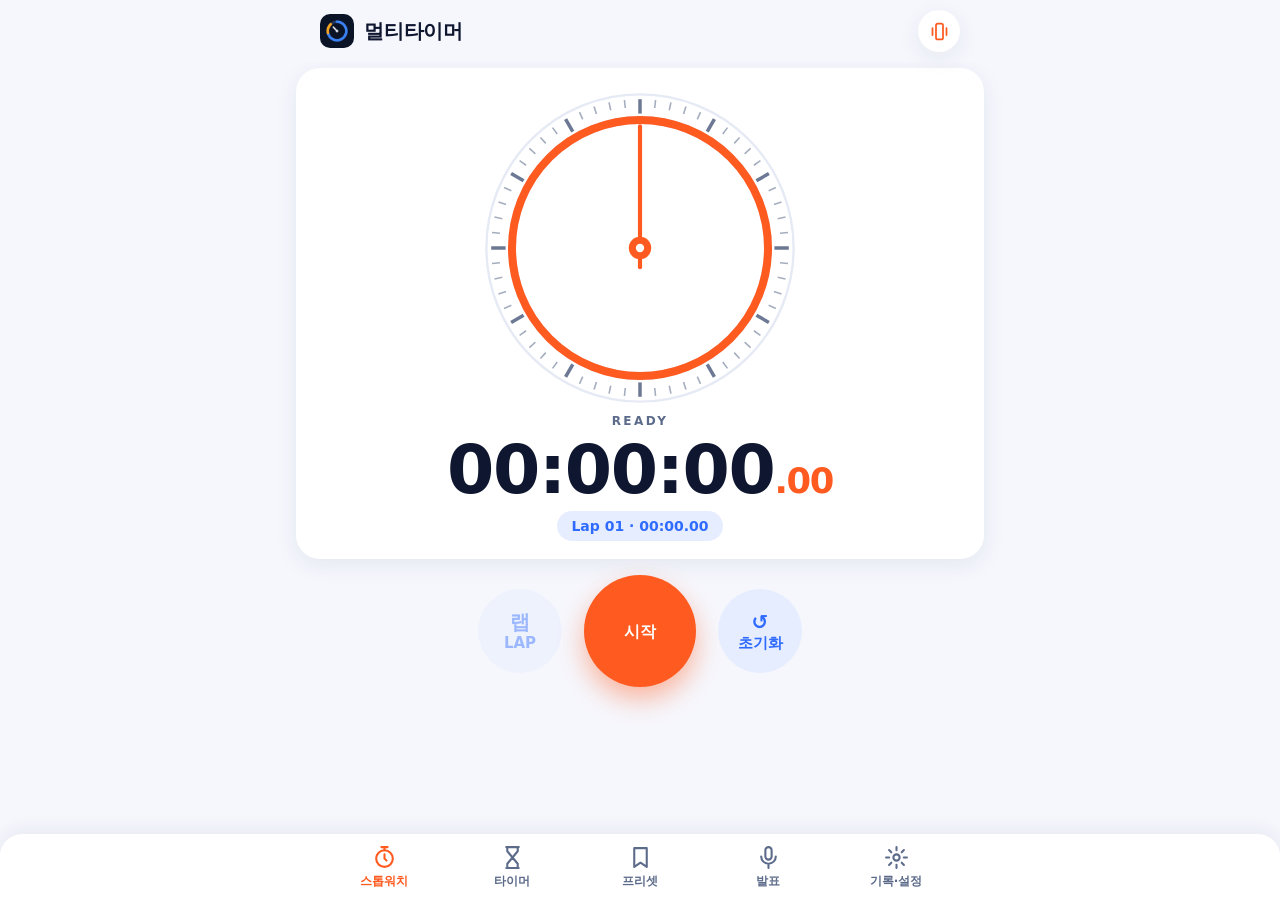
<file: index.html>
<!DOCTYPE html>
<html lang="ko">
<head>
<meta charset="UTF-8">
<meta name="viewport" content="width=device-width, initial-scale=1, viewport-fit=cover">
<title>멀티타이머</title>
<meta property="og:title" content="멀티타이머">
<meta property="og:description" content="스톱워치, 타이머, 반복 루틴, 여러 사람 발표 타이머를 한 앱에서.">
<meta property="og:image" content="https://jinjjabg-hub.github.io/multi-timer/og-image.png">
<meta property="og:url" content="https://jinjjabg-hub.github.io/multi-timer/">
<meta property="og:type" content="website">
<meta name="twitter:card" content="summary_large_image">
<meta name="twitter:image" content="https://jinjjabg-hub.github.io/multi-timer/og-image.png">
<link rel="manifest" href="manifest.json">
<link rel="icon" href="icon-192.png">
<link rel="apple-touch-icon" href="icon-192.png">
<meta name="theme-color" content="#f6f7fb">
<meta name="apple-mobile-web-app-capable" content="yes">
<meta name="apple-mobile-web-app-title" content="멀티타이머">
<style>
/* 밝은 카드 + 주황(실행/강조) · 블루(보조/휴식) · 틸(성공). 둥근 모서리와 부드러운 그림자 */
:root{
  --bg:#f6f7fd;--card:#fff;--ink:#0f1730;--sub:#5c6b8a;--line:#e6eaf5;--chip:#e6edff;
  --pri:#ff5a1f;--pri-d:#e8450c;--pri-ink:#fff;--pri-soft:#ffe8de;
  --blue:#2f6bff;--amber:#e08a00;--red:#d92d20;--teal:#0f9d8f;
  --t-orange:#ffe6da;--t-blue:#e1eaff;--t-green:#d9f7e8;--t-teal:#d3f5f1;--t-violet:#ebe4ff;--t-gray:#eceff7;
  --i-orange:#ff5a1f;--i-blue:#2f6bff;--i-green:#12915a;--i-teal:#0f8f86;--i-violet:#6b4fd8;--i-gray:#4a5a78;
  --shadow:0 6px 22px rgba(30,45,90,.08);--ring:var(--pri)
}
@media (prefers-color-scheme:dark){:root:not([data-theme="light"]){
  --bg:#0a0f1f;--card:#131b33;--ink:#eef2ff;--sub:#93a3c4;--line:#243052;--chip:#1c2748;
  --pri:#ff7a45;--pri-d:#ff6a30;--pri-ink:#1a0a02;--pri-soft:#3a2118;
  --blue:#6f95ff;--amber:#f5a524;--red:#ff6b5e;--teal:#4fd4c8;
  --t-orange:#3a2118;--t-blue:#1b2a52;--t-green:#12301f;--t-teal:#10302e;--t-violet:#2a2150;--t-gray:#1d2540;
  --i-orange:#ff8a5c;--i-blue:#7fa3ff;--i-green:#4fd39a;--i-teal:#4fd4c8;--i-violet:#a28cff;--i-gray:#9fb0d0;--shadow:none}}
*{box-sizing:border-box;margin:0;padding:0;-webkit-tap-highlight-color:transparent}
body{background:var(--bg);color:var(--ink);font-family:system-ui,-apple-system,"Noto Sans KR","Malgun Gothic",sans-serif;
  padding-bottom:calc(84px + env(safe-area-inset-bottom,0px));min-height:100dvh}
button{font:inherit;color:inherit;cursor:pointer;border:0;background:none}
input,select{font:inherit;color:var(--ink);background:var(--bg);border:1px solid var(--line);border-radius:12px;padding:11px;width:100%;font-size:16px}
svg.i{width:1em;height:1em;fill:none;stroke:currentColor;stroke-width:2;stroke-linecap:round;stroke-linejoin:round;vertical-align:-.12em}
svg.i.f{fill:currentColor;stroke:none}
.top{position:sticky;top:0;z-index:6;background:color-mix(in srgb,var(--bg) 92%,transparent);backdrop-filter:blur(8px);
  padding:calc(10px + env(safe-area-inset-top,0px)) 16px 10px}
.top .in{max-width:640px;margin:0 auto;display:flex;align-items:center;gap:10px}
.brand{display:flex;align-items:center;gap:10px;flex:1;font-size:20px;font-weight:800;letter-spacing:-.01em}
.brand img{width:34px;height:34px;border-radius:10px}
.iconbtn{width:42px;height:42px;border-radius:50%;background:var(--card);box-shadow:var(--shadow);display:grid;place-items:center;font-size:21px;color:var(--sub)}
.iconbtn.on{color:var(--pri)}
.wrap{max-width:640px;margin:0 auto;padding:6px 16px 24px;display:flex;flex-direction:column;gap:16px}
h1{font-size:22px}h2{font-size:18px;display:flex;align-items:center;gap:8px}
.eyebrow{font-size:11px;letter-spacing:.14em;color:var(--sub);font-weight:700}
.sub{color:var(--sub);font-size:14px}
.card{background:var(--card);border-radius:24px;padding:18px;box-shadow:var(--shadow)}
.pill{display:inline-block;font-size:12px;font-weight:700;border-radius:99px;padding:3px 10px;background:var(--chip);color:var(--blue)}
.pill.or{background:var(--pri-soft);color:var(--pri-d)}
.btn{background:var(--card);box-shadow:var(--shadow);border-radius:18px;padding:15px;font-weight:700;font-size:17px;text-align:center}
.btn.pri{background:var(--pri);color:var(--pri-ink);box-shadow:0 8px 20px color-mix(in srgb,var(--pri) 38%,transparent)}
.btn.soft{background:var(--chip);color:var(--blue);box-shadow:none}
.btn.warn{background:var(--pri);color:var(--pri-ink)}
.btn.danger{color:var(--red)}
.btn:disabled{opacity:.45}
.row{display:flex;gap:10px}.row>*{flex:1}
.chips{display:flex;gap:8px;overflow-x:auto;padding:2px 0 4px;scrollbar-width:none}
.chips::-webkit-scrollbar{display:none}
.chip{flex:none;background:var(--chip);color:var(--blue);border-radius:99px;padding:9px 16px;font-weight:700;font-size:14px}
.chip.on{background:var(--pri);color:var(--pri-ink)}

nav{position:fixed;left:0;right:0;bottom:0;background:var(--card);box-shadow:0 -4px 18px rgba(30,45,90,.07);display:flex;justify-content:center;
  padding-bottom:env(safe-area-inset-bottom,0px);z-index:5;border-radius:22px 22px 0 0}
nav .in{display:flex;width:100%;max-width:640px}
nav button{flex:1;display:flex;flex-direction:column;align-items:center;gap:3px;padding:11px 2px 10px;font-size:12px;color:var(--sub);font-weight:600}
nav button svg{font-size:25px}
nav button.on{color:var(--pri)}
#p-ps.wrap{padding-bottom:96px}
.page{display:none}.page.on{display:flex;flex-direction:column;gap:16px}

/* 스톱워치: 시계 + 디지털 */
.dial{display:flex;flex-direction:column;align-items:center;gap:6px;padding:20px 14px 18px}
.dial svg{width:min(76vw,52vh,320px);height:auto;overflow:visible}
.face{fill:var(--card);stroke:var(--line);stroke-width:1.5}
.tk{stroke:var(--sub);stroke-width:1;opacity:.55}.tk.m{stroke-width:2.2;opacity:.9}
.arc{fill:none;stroke:var(--pri);stroke-width:5;stroke-linecap:round;transform:rotate(-90deg);transform-origin:100px 100px}
.arcbg{fill:none;stroke:var(--chip);stroke-width:5}
.hand{stroke:var(--pri);stroke-width:2.6;stroke-linecap:round;transform-origin:100px 100px}
.cap{fill:var(--pri)}.cap2{fill:var(--card)}
.big{font-size:clamp(40px,12.5vw,68px);font-weight:800;text-align:center;font-variant-numeric:tabular-nums;letter-spacing:-.02em;line-height:1.05}
.big small{font-size:.52em;font-weight:800;color:var(--pri)}
.status{font-size:12px;letter-spacing:.2em;font-weight:700;color:var(--sub)}
.lapchip{background:var(--chip);color:var(--blue);border-radius:99px;padding:7px 14px;font-size:14px;font-weight:700;font-variant-numeric:tabular-nums}
.circ{display:flex;justify-content:center;align-items:center;gap:22px}
.cb{width:84px;height:84px;border-radius:50%;background:var(--chip);color:var(--blue);display:grid;place-items:center;font-weight:700;font-size:15px;line-height:1.2;text-align:center}
.cb b{display:block;font-size:20px}
.cb.go{width:112px;height:112px;background:var(--pri);color:var(--pri-ink);font-size:16px;box-shadow:0 12px 26px color-mix(in srgb,var(--pri) 42%,transparent)}
.cb.go.going{background:var(--amber)}
.cb:disabled{opacity:.45}
.laps{display:flex;flex-direction:column}
.lap{display:flex;align-items:center;gap:10px;padding:13px 4px;border-bottom:1px solid var(--line);font-variant-numeric:tabular-nums}
.lap:last-child{border:0}
.lap .n{font-size:12px;letter-spacing:.1em;font-weight:700;color:var(--sub);min-width:62px}
.lap .sp{flex:1;text-align:right}
.lap b{font-size:20px}
.badge{font-size:11px;font-weight:700;border-radius:99px;padding:2px 9px;margin-left:6px;letter-spacing:0}
.badge.best{background:var(--t-teal);color:var(--i-teal)}.badge.worst{background:var(--t-orange);color:var(--i-orange)}
.diff{font-size:13px;color:var(--sub)}.diff.up{color:var(--red)}
.stat2{display:grid;grid-template-columns:1fr 1fr;gap:12px}
.stat2 b{display:block;font-size:22px;font-variant-numeric:tabular-nums;margin-top:4px}
.stat2 .or{color:var(--pri-d)}

/* 타이머/프리셋 카드 */
.ringbig{position:relative;width:min(72vw,44vh,300px);aspect-ratio:1;margin:4px auto}
.ringbig svg{width:100%;height:100%;transform:rotate(-90deg)}
.ringbig circle{fill:none;stroke-width:12;stroke-linecap:round}
.ringbig .bg{stroke:var(--chip)}.ringbig .fg{stroke:var(--pri)}
.ringbig .mid{position:absolute;inset:11%;border-radius:50%;background:var(--card);box-shadow:var(--shadow);display:flex;flex-direction:column;align-items:center;justify-content:center;gap:4px}
.alarm{display:flex;align-items:center;gap:12px;background:var(--chip);border-radius:20px;padding:14px 16px;text-align:left}
.alarm .tile{width:44px;height:44px;font-size:22px;background:var(--card);color:var(--blue)}
.pcard{display:flex;gap:14px;align-items:center}
.tile{flex:none;width:54px;height:54px;border-radius:16px;display:grid;place-items:center;font-size:27px}
.tone-orange{background:var(--t-orange);color:var(--i-orange)}.tone-blue{background:var(--t-blue);color:var(--i-blue)}
.tone-green{background:var(--t-green);color:var(--i-green)}.tone-teal{background:var(--t-teal);color:var(--i-teal)}
.tone-violet{background:var(--t-violet);color:var(--i-violet)}.tone-gray{background:var(--t-gray);color:var(--i-gray)}
.pbody{flex:1;min-width:0;display:flex;flex-direction:column;gap:3px}
.pbody b{font-size:17px}
.meta{display:flex;gap:12px;flex-wrap:wrap;align-items:center;font-size:13px;color:var(--sub)}
.play{flex:none;width:48px;height:48px;border-radius:50%;background:var(--pri);color:var(--pri-ink);display:grid;place-items:center;font-size:22px;box-shadow:0 6px 16px color-mix(in srgb,var(--pri) 36%,transparent)}
.play.soft{background:var(--chip);color:var(--blue);box-shadow:none}
.edit{font-size:13px;color:var(--blue);padding:2px 6px;font-weight:600}
.hero{background:linear-gradient(135deg,var(--t-orange),var(--t-blue));display:flex;flex-direction:column;gap:10px}
.hero b{font-size:21px}
.hero .go{display:flex;justify-content:space-between;align-items:center;gap:10px}
.fab{position:fixed;left:50%;transform:translateX(-50%);bottom:calc(98px + env(safe-area-inset-bottom,0px));z-index:4;background:var(--ink);color:var(--bg);border-radius:99px;padding:15px 24px;font-weight:700;font-size:16px;box-shadow:0 10px 26px rgba(10,20,50,.3);display:none;white-space:nowrap}
.fab.show{display:block}
.recent{display:flex;align-items:center;gap:12px;padding:14px}

/* 기록 */
.wbars{display:flex;gap:9px;align-items:flex-end;height:150px;margin-top:12px}
.wbars .c{flex:1;display:flex;flex-direction:column;align-items:center;justify-content:flex-end;gap:6px;height:100%;font-size:12px;color:var(--sub)}
.wbars .b{width:100%;border-radius:99px;background:var(--t-orange);min-height:6px}
.wbars .b.max{background:var(--pri)}.wbars .c.today{color:var(--ink);font-weight:800}.wbars .c.today .b{background:var(--blue)}
.up-t{color:var(--i-green)}.dn-t{color:var(--red)}
.setrow{display:flex;align-items:center;gap:12px;padding:10px 0}
.setrow .tile{width:42px;height:42px;font-size:21px;border-radius:50%}
.setrow .tx{flex:1}.setrow .tx b{display:block;font-size:16px}
.sw{width:54px;height:32px;border-radius:99px;background:var(--line);position:relative;flex:none}
.sw::after{content:"";position:absolute;top:3px;left:3px;width:26px;height:26px;border-radius:50%;background:#fff;box-shadow:0 1px 4px rgba(0,0,0,.25);transition:.15s}
.sw.on{background:var(--pri)}.sw.on::after{left:25px}
.bells{display:flex;gap:8px;flex-wrap:wrap;padding:2px 0 8px 54px}
.hist .lap b{font-size:16px}

/* 실행 화면 */
.run{position:fixed;inset:0;background:var(--bg);z-index:20;display:none;flex-direction:column;align-items:center;justify-content:center;gap:16px;padding:20px;
  padding-top:calc(20px + env(safe-area-inset-top,0px));padding-bottom:calc(20px + env(safe-area-inset-bottom,0px))}
.run.show{display:flex}
.run.rest{--ring:var(--blue)}
.run.end{background:var(--red);color:#fff}.run.end .sub{color:#fff}.run.end .ring .mid{background:rgba(255,255,255,.14);box-shadow:none}
.ring{position:relative;width:min(80vw,56vh,440px);aspect-ratio:1}
.ring svg{width:100%;height:100%;transform:rotate(-90deg)}
.ring circle{fill:none;stroke-width:9;stroke-linecap:round}
.ring .bg{stroke:var(--chip)}.ring .fg{stroke:var(--ring);transition:stroke-dashoffset .2s linear}
.run.end .ring .bg{stroke:rgba(255,255,255,.3)}.run.end .ring .fg{stroke:#fff}
.ring .mid{position:absolute;inset:7%;border-radius:50%;background:var(--card);box-shadow:var(--shadow);display:flex;flex-direction:column;align-items:center;justify-content:center;gap:6px}
.ring .mid .big{font-size:clamp(48px,15vw,100px)}
.run .row{width:min(92vw,520px)}
.addrow{display:flex;gap:8px;justify-content:center}

/* 모달 */
.modal{position:fixed;inset:0;background:rgba(10,15,30,.55);z-index:30;display:none;align-items:center;justify-content:center;padding:14px}
.modal.show{display:flex}
.sheet{background:var(--card);border-radius:26px;width:100%;max-width:460px;max-height:92dvh;overflow:auto;padding:20px;display:flex;flex-direction:column;gap:12px}
.sheet label{font-size:12px;color:var(--sub);display:block;margin-bottom:3px}
.g2{display:grid;grid-template-columns:1fr 1fr;gap:10px}
.line{display:flex;gap:8px}.line input{text-align:center;font-size:20px;letter-spacing:.15em}.line .btn{white-space:nowrap}
.err{color:var(--red);font-size:14px;min-height:1.2em}
a.btn{display:block;text-decoration:none;color:inherit}
@media (min-width:900px){.wrap{max-width:720px}}
</style>
</head>
<body>
<header class="top"><div class="in">
  <div class="brand"><img src="icon-192.png" alt="">멀티타이머</div>
  <button class="iconbtn" id="hdrVib" aria-label="진동 켜기/끄기"><svg class="i" viewBox="0 0 24 24"><rect x="8" y="3" width="8" height="18" rx="2"/><path d="M4 8v8M20 8v8"/></svg></button>
</div></header>

<!-- 1. 스톱워치 -->
<main class="wrap page on" id="p-sw">
  <div class="card dial">
    <svg viewBox="0 0 200 200" aria-hidden="true">
      <circle class="face" cx="100" cy="100" r="96"/>
      <g id="ticks"></g>
      <circle class="arcbg" cx="100" cy="100" r="80"/>
      <circle class="arc" id="swArc" cx="100" cy="100" r="80"/>
      <g class="hand" id="swHand"><line x1="100" y1="112" x2="100" y2="24"/></g>
      <circle class="cap" cx="100" cy="100" r="7"/><circle class="cap2" cx="100" cy="100" r="2.6"/>
    </svg>
    <div class="status" id="swStatus">READY</div>
    <div class="big" id="swTime">00:00:00<small>.00</small></div>
    <div class="lapchip" id="swChip">Lap 01 · 00:00.00</div>
  </div>
  <div class="circ"><button class="cb" id="swLap" disabled><span><b>랩</b>LAP</span></button><button class="cb go" id="swGo">시작</button><button class="cb" id="swReset"><span><b>↺</b>초기화</span></button></div>
  <div class="stat2" id="swStat" hidden></div>
  <div class="card" id="swLapsCard" hidden><div style="display:flex;justify-content:space-between;align-items:center;margin-bottom:4px"><h2>랩 기록 <span class="eyebrow">LAP TIMES</span></h2><span class="pill" id="swCount"></span></div><div class="laps" id="swLaps"></div></div>
</main>

<!-- 2. 타이머 -->
<main class="wrap page" id="p-tm">
  <div class="ringbig"><svg viewBox="0 0 120 120"><circle class="bg" cx="60" cy="60" r="54"/><circle class="fg" cx="60" cy="60" r="54" stroke-dasharray="339.3" stroke-dashoffset="0"/></svg>
    <div class="mid"><span class="eyebrow">TIMER</span><div class="big" id="tmTime" style="font-size:clamp(44px,13vw,72px)">05:00</div></div></div>
  <div class="chips" id="tmChips"></div>
  <div class="row"><button class="btn soft" data-a="-60">−1분</button><button class="btn soft" data-a="-10">−10초</button><button class="btn soft" data-a="10">+10초</button><button class="btn soft" data-a="60">+1분</button></div>
  <button class="alarm" id="tmAlarm"><div class="tile"><svg class="i" viewBox="0 0 24 24"><path d="M6 8a6 6 0 0 1 12 0c0 7 3 8 3 8H3s3-1 3-8M10 20a2 2 0 0 0 4 0"/></svg></div><div class="pbody"><b id="alText">알림음</b><span class="sub" id="alSub"></span></div></button>
  <button class="btn pri" id="tmGo" style="font-size:20px;padding:18px">시작</button>
  <h2 style="margin-top:4px">최근 타이머</h2>
  <div id="recent" style="display:flex;flex-direction:column;gap:12px"></div>
</main>

<!-- 3. 프리셋 -->
<main class="wrap page" id="p-ps">
  <div class="chips" id="cats"></div>
  <div class="card hero" id="hero"></div>
  <h2>저장된 루틴 <span class="pill" id="pcount"></span></h2>
  <div id="plist" style="display:flex;flex-direction:column;gap:14px"></div>
</main>
<button class="fab" id="newPs">＋ 새 프리셋 만들기</button>

<!-- 4. 발표 -->
<main class="wrap page" id="p-pt">
  <div><h1>발표 타이머</h1><p class="sub" style="margin-top:4px">여러 사람이 순서대로 발표할 때 쓰는 모드. 운영자는 폰에서 "다음 사람"만 누릅니다.</p></div>
  <div class="card" style="display:flex;flex-direction:column;gap:12px">
    <h2>혼자 쓰기</h2><a class="btn pri" href="solo.html">단독 발표 타이머 열기</a>
  </div>
  <div class="card" style="display:flex;flex-direction:column;gap:12px">
    <h2>운영자 (핸드폰)</h2>
    <button class="btn pri" id="newRoom">새 방 만들기</button>
    <div class="line"><input id="opCode" inputmode="numeric" maxlength="6" placeholder="기존 방 코드"><button class="btn soft" id="opJoin">입장</button></div>
  </div>
  <div class="card" style="display:flex;flex-direction:column;gap:12px">
    <h2>발표자 화면 (태블릿)</h2>
    <div class="line"><input id="dpCode" inputmode="numeric" maxlength="6" placeholder="방 코드"><button class="btn soft" id="dpJoin">입장</button></div>
  </div>
  <div class="card" style="display:flex;flex-direction:column;gap:12px">
    <h2>보조 화면 (PPT 옆 작은 창)</h2>
    <div class="line"><input id="miCode" inputmode="numeric" maxlength="6" placeholder="방 코드"><button class="btn soft" id="miJoin">입장</button></div>
  </div>
  <div class="err" id="ptErr"></div>
</main>

<!-- 5. 기록·설정 -->
<main class="wrap page" id="p-st">
  <div class="card" id="week"></div>
  <div class="card"><h2>최근 측정 내역</h2><div class="laps hist" id="hist" style="margin-top:8px"></div>
    <button class="btn danger" id="histClear" style="margin-top:10px;width:100%" hidden>기록 지우기</button></div>
  <h2 style="margin-top:4px">환경 설정</h2>
  <div class="card">
    <div class="setrow"><div class="tile tone-blue"><svg class="i" viewBox="0 0 24 24"><path d="M4 9v6h4l5 4V5L8 9zM17 9a4 4 0 0 1 0 6"/></svg></div><div class="tx"><b>알림 사운드</b><span class="sub">타이머 완료 시 소리</span></div><button class="sw" id="swSound" aria-label="소리"></button></div>
    <div class="bells" id="bells"></div>
    <div class="setrow"><div class="tile tone-violet"><svg class="i" viewBox="0 0 24 24"><rect x="8" y="3" width="8" height="18" rx="2"/><path d="M4 8v8M20 8v8"/></svg></div><div class="tx"><b>진동</b><span class="sub">완료·구간 전환 시 진동</span></div><button class="sw" id="swVib" aria-label="진동"></button></div>
    <div class="setrow"><div class="tile tone-orange"><svg class="i" viewBox="0 0 24 24"><circle cx="12" cy="12" r="9"/><path d="M12 7v5l3 2"/></svg></div><div class="tx"><b>카운트다운 3초 시작</b><span class="sub">시작 후 3, 2, 1 예비 신호</span></div><button class="sw" id="swCd" aria-label="카운트다운"></button></div>
  </div>
  <p class="sub" style="text-align:center;padding:4px 0 8px"><a href="privacy.html" style="color:inherit">개인정보처리방침</a></p>
</main>

<nav><div class="in" id="nav"></div></nav>

<!-- 실행 화면 -->
<div class="run" id="run">
  <div class="sub" id="rName"></div>
  <div class="ring"><svg viewBox="0 0 120 120"><circle class="bg" cx="60" cy="60" r="54"/><circle class="fg" id="rFg" cx="60" cy="60" r="54"/></svg>
    <div class="mid"><div class="pill or" id="rLabel"></div><div class="big" id="rTime">00:00</div><div class="sub" id="rSet"></div></div></div>
  <div class="sub" id="rNext"></div>
  <div class="sub" id="rEnd"></div>
  <div class="addrow" id="rAdd"><button class="chip" data-add="60">+1분</button><button class="chip" data-add="300">+5분</button><button class="chip" data-add="600">+10분</button></div>
  <div class="row"><button class="btn soft" id="rStop">종료</button><button class="btn" id="rSkip">건너뛰기</button><button class="btn warn" id="rPause">일시정지</button></div>
</div>

<!-- 프리셋 편집 -->
<div class="modal" id="modal"><div class="sheet">
  <h2 id="mTitle">새 프리셋</h2>
  <div><label>이름</label><input id="fName" maxlength="20" placeholder="예: 스피치 연습"></div>
  <div><label>분류</label><select id="fCat"><option>발표</option><option>운동</option><option>공부</option><option>생활</option></select></div>
  <div class="g2"><div><label>집중 시간 (분)</label><input id="fWm" type="number" inputmode="numeric" min="0" value="25"></div><div><label>집중 시간 (초)</label><input id="fWs" type="number" inputmode="numeric" min="0" max="59" value="0"></div>
    <div><label>휴식 시간 (분)</label><input id="fRm" type="number" inputmode="numeric" min="0" value="5"></div><div><label>휴식 시간 (초)</label><input id="fRs" type="number" inputmode="numeric" min="0" max="59" value="0"></div></div>
  <div><label>세트 수</label><input id="fSets" type="number" inputmode="numeric" min="1" max="99" value="4"></div>
  <div class="err" id="fErr"></div>
  <div class="row"><button class="btn soft" id="fCancel">취소</button><button class="btn danger" id="fDel" hidden>삭제</button><button class="btn pri" id="fSave">저장</button></div>
</div></div>

<script type="module">
import { unlock, beep, playBell, ring, stopRing, vib, wakeLock, esc } from './audio.js';
const $ = id => document.getElementById(id);
const KEY = 'multitimer.app.v1';
let S = { sound: true, vib: true, cd: true, bell: 0, tmSec: 300, presets: [], hist: [], recent: [] };
try { Object.assign(S, JSON.parse(localStorage.getItem(KEY)) || {}); } catch (e) {}
const save = () => { try { localStorage.setItem(KEY, JSON.stringify(S)); } catch (e) {} };

/* ---------- 아이콘 ---------- */
const P = {
  stopwatch: '<circle cx="12" cy="13" r="8"/><path d="M12 9v4l2 2M9 2h6M12 2v3"/>',
  timer: '<path d="M6 2h12M6 22h12M7 2v4l5 6-5 6v4M17 2v4l-5 6 5 6v4"/>',
  preset: '<path d="M6 3h12v18l-6-4-6 4z"/>',
  mic: '<rect x="9" y="2" width="6" height="12" rx="3"/><path d="M5 11a7 7 0 0 0 14 0M12 18v4"/>',
  gear: '<circle cx="12" cy="12" r="3"/><path d="M12 2v3M12 19v3M2 12h3M19 12h3M4.9 4.9L7 7M17 17l2.1 2.1M19.1 4.9L17 7M7 17l-2.1 2.1"/>',
  clock: '<circle cx="12" cy="13" r="8"/><path d="M12 9v4l2 2M9 2h6"/>',
  flame: '<path d="M12 22c4 0 7-3 7-7 0-3-2-5-3-7-1 2-2 3-3 3 0-3-1-6-4-8 0 4-4 6-4 12 0 4 3 7 7 7z"/>',
  bowl: '<path d="M3 11h18a9 9 0 0 1-18 0zM8 7c0-2 2-2 2-4M13 7c0-2 2-2 2-4"/>',
  wind: '<path d="M3 8h11a3 3 0 1 0-3-3M3 12h16a3 3 0 1 1-3 3M3 16h8"/>',
  moon: '<path d="M20 14A8 8 0 1 1 10 4a6 6 0 0 0 10 10z"/>',
  book: '<path d="M4 4h7a3 3 0 0 1 3 3v14a2 2 0 0 0-2-2H4zM20 4h-6M20 4v15h-6"/>',
  play: '<path d="M8 5v14l11-7z"/>',
  bell: '<path d="M6 8a6 6 0 0 1 12 0c0 7 3 8 3 8H3s3-1 3-8M10 20a2 2 0 0 0 4 0"/>',
  vib: '<rect x="8" y="3" width="8" height="18" rx="2"/><path d="M4 8v8M20 8v8"/>',
  sound: '<path d="M4 9v6h4l5 4V5L8 9zM17 9a4 4 0 0 1 0 6"/>',
  cd: '<circle cx="12" cy="12" r="9"/><path d="M12 7v5l3 2"/>'
};
const ico = (n, fill) => `<svg class="i ${fill ? 'f' : ''}" viewBox="0 0 24 24">${P[n]}</svg>`;

/* ---------- 탭 ---------- */
const TABS = [['sw', '스톱워치', 'stopwatch'], ['tm', '타이머', 'timer'], ['ps', '프리셋', 'preset'], ['pt', '발표', 'mic'], ['st', '기록·설정', 'gear']];
$('nav').innerHTML = TABS.map(([k, l, i]) => `<button data-k="${k}">${ico(i)}<span>${l}</span></button>`).join('');
function tab(k) {
  document.querySelectorAll('.page').forEach(p => p.classList.toggle('on', p.id === 'p-' + k));
  document.querySelectorAll('nav button').forEach(b => b.classList.toggle('on', b.dataset.k === k));
  if (k === 'st') renderHist();
  $('newPs').classList.toggle('show', k === 'ps');
  window.scrollTo(0, 0);
}
$('nav').onclick = e => { const b = e.target.closest('button'); if (b) tab(b.dataset.k); };
tab(new URLSearchParams(location.search).get('tab') || 'sw');

const pad = n => String(n).padStart(2, '0');
const mmss = s => { s = Math.max(0, Math.ceil(s)); const h = Math.floor(s / 3600); return (h ? h + ':' + pad(Math.floor(s % 3600 / 60)) : pad(Math.floor(s / 60))) + ':' + pad(s % 60); };
const dur = s => { const m = Math.floor(s / 60), r = s % 60; return (m ? m + '분' : '') + (m && r ? ' ' : '') + (r ? r + '초' : '') || '0초'; };

/* ---------- 소리/진동 (설정 반영) ---------- */
const bp = (d, f) => S.sound && beep(d, f);
const doRing = () => { if (S.sound) ring(S.bell); if (S.vib) vib(); };

/* ---------- 1. 스톱워치 ---------- */
let sw = { run: false, base: 0, acc: 0, laps: [], lastLap: 0 }, swRaf = 0;
const swNow = () => sw.acc + (sw.run ? performance.now() - sw.base : 0);
const fmtSw = ms => { const t = Math.floor(ms / 10), c = t % 100, s = Math.floor(t / 100); return `${mmss(s).replace(/^(\d+:\d+).*/, '$1')}`.replace(/^/, '') + '.' + pad(c); };
const plain = ms => { const t = Math.floor(ms / 10); return pad(Math.floor(t / 6000)) + ':' + pad(Math.floor(t / 100) % 60) + '.' + pad(t % 100); };
function swFmtParts(ms) { const t = Math.floor(ms / 10), s = Math.floor(t / 100); return pad(Math.floor(s / 3600)) + ':' + pad(Math.floor(s / 60) % 60) + ':' + pad(s % 60) + '<small>.' + pad(t % 100) + '</small>'; }
const ARC = 2 * Math.PI * 80; $('swArc').style.strokeDasharray = ARC;
$('ticks').innerHTML = [...Array(60)].map((_, i) => { const m = i % 5 === 0, a = i * 6 * Math.PI / 180, r1 = m ? 84 : 88, r2 = 93; return `<line class="tk ${m ? 'm' : ''}" x1="${100 + r1 * Math.sin(a)}" y1="${100 - r1 * Math.cos(a)}" x2="${100 + r2 * Math.sin(a)}" y2="${100 - r2 * Math.cos(a)}"/>`; }).join('');
function swPaint() {
  const ms = swNow(), secFrac = (ms % 60000) / 60000;
  $('swTime').innerHTML = swFmtParts(ms);
  $('swHand').style.transform = `rotate(${secFrac * 360}deg)`;
  $('swArc').style.strokeDashoffset = ARC * (1 - secFrac);
  $('swStatus').textContent = sw.run ? 'RUNNING' : ms > 0 ? 'PAUSED' : 'READY';
  $('swChip').textContent = `Lap ${pad(sw.laps.length + 1)} · ${plain(ms - sw.lastLap)}`;
  if (sw.run) swRaf = requestAnimationFrame(swPaint);
}
$('swGo').onclick = () => {
  if (sw.run) { sw.acc = swNow(); sw.run = false; cancelAnimationFrame(swRaf); wakeLock(false); }
  else { sw.base = performance.now(); sw.run = true; wakeLock(true); swPaint(); }
  $('swGo').textContent = sw.run ? '정지' : '계속'; $('swGo').className = 'cb go' + (sw.run ? ' going' : ''); $('swLap').disabled = !sw.run; swPaint();
};
$('swLap').onclick = () => { const n = swNow(); sw.laps.unshift({ lap: n - sw.lastLap, total: n }); sw.lastLap = n; renderLaps(); };
$('swReset').onclick = () => { sw = { run: false, base: 0, acc: 0, laps: [], lastLap: 0 }; cancelAnimationFrame(swRaf); wakeLock(false); $('swGo').textContent = '시작'; $('swGo').className = 'cb go'; $('swLap').disabled = true; renderLaps(); swPaint(); };
function renderLaps() {
  const L = sw.laps;
  $('swLapsCard').hidden = $('swStat').hidden = !L.length;
  if (!L.length) return;
  const min = Math.min(...L.map(l => l.lap)), max = Math.max(...L.map(l => l.lap)), avg = L.reduce((a, l) => a + l.lap, 0) / L.length;
  $('swCount').textContent = `총 ${L.length}랩`;
  $('swStat').innerHTML = `<div class="card"><span class="sub">평균 랩타임</span><b>${plain(avg)}</b></div><div class="card"><span class="sub">최고 랩</span><b class="or">${plain(min)}</b></div>`;
  $('swLaps').innerHTML = L.map((l, i) => {
    const prev = L[i + 1], d = prev ? l.lap - prev.lap : null;
    const badge = L.length > 1 && l.lap === min ? '<span class="badge best">최고 랩</span>' : L.length > 1 && l.lap === max ? '<span class="badge worst">최저 랩</span>' : '';
    const dd = d === null ? '' : `<span class="diff ${d > 0 ? 'up' : ''}">${d > 0 ? '+' : '−'}${(Math.abs(d) / 1000).toFixed(2)}s</span>`;
    return `<div class="lap"><span class="n">LAP ${pad(L.length - i)}</span>${badge}<span class="sp">${dd}</span><b>${plain(l.lap)}</b></div>`;
  }).join('');
}

/* ---------- 2. 타이머 ---------- */
const QUICK = [60, 180, 300, 600, 900, 1800];
function tmPaint() {
  $('tmTime').textContent = mmss(S.tmSec);
  renderRecent(); paintAlarm();
  $('tmChips').innerHTML = QUICK.map(q => `<button class="chip ${q === S.tmSec ? 'on' : ''}" data-s="${q}">${dur(q)}</button>`).join('');
}
$('tmChips').onclick = e => { const b = e.target.closest('[data-s]'); if (b) { S.tmSec = +b.dataset.s; save(); tmPaint(); } };
document.querySelectorAll('#p-tm [data-a]').forEach(b => b.onclick = () => { S.tmSec = Math.min(86399, Math.max(5, S.tmSec + +b.dataset.a)); save(); tmPaint(); });
$('tmGo').onclick = () => startTimer(S.tmSec);
function startTimer(sec) { S.tmSec = sec; openRun('타이머 ' + dur(sec), [{ label: '타이머', sec, cycle: 0 }], 1, { k: 'tm' + sec, t: 'tm', sec, name: '타이머 ' + dur(sec) }); tmPaint(); }
const BELLN = ['차임', '징', '디지털', '부저'];
function paintAlarm() { $('alText').textContent = '알림음: ' + BELLN[S.bell]; $('alSub').textContent = (S.sound ? '소리 켜짐' : '소리 꺼짐') + ' · ' + (S.vib ? '진동 켜짐' : '진동 꺼짐'); }
$('tmAlarm').onclick = () => tab('st');
function renderRecent() {
  $('recent').innerHTML = S.recent.length ? S.recent.map((r, i) => `<div class="card recent"><div class="tile tone-gray">${ico('clock')}</div><div class="pbody"><b>${esc(r.name)}</b><span class="sub">${dur(r.total)}</span></div><button class="play soft" data-r="${i}" aria-label="다시 시작">${ico('play', 1)}</button></div>`).join('') : '<p class="sub">시작한 타이머가 여기에 모입니다.</p>';
}
$('recent').onclick = e => {
  const b = e.target.closest('[data-r]'); if (!b) return;
  const r = S.recent[+b.dataset.r];
  if (r.t === 'tm') startTimer(r.sec);
  else { const p = allPresets().find(x => x.id === r.id); if (p) openRun(p.name, phasesOf(p), p.sets, { k: 'ps' + p.id, t: 'ps', id: p.id, name: p.name }); }
};
tmPaint();

/* ---------- 3. 프리셋 ---------- */
const BUILTIN = [
  { id: 'pt3', name: '발표 3분', tag: '발표', cat: '발표', icon: 'mic', tone: 'blue', steps: [{ label: '발표', sec: 180 }], sets: 1, desc: '짧은 자기소개·피치' },
  { id: 'pt5', name: '발표 5분', cat: '발표', icon: 'mic', tone: 'blue', steps: [{ label: '발표', sec: 300 }], sets: 1, desc: '일반 발표' },
  { id: 'qa', name: '발표 8분 + 질의 2분', cat: '발표', icon: 'mic', tone: 'violet', steps: [{ label: '발표', sec: 480 }, { label: '질의응답', sec: 120 }], sets: 1, desc: '발표 후 질의응답' },
  { id: 'pomo', name: '뽀모도로 포커스', tag: '인기', cat: '공부', icon: 'book', tone: 'orange', steps: [{ label: '집중', sec: 1500 }, { label: '휴식', sec: 300, rest: 1 }], sets: 4, desc: '25분 집중 + 5분 휴식' },
  { id: 'tabata', name: '타바타 고강도 인터벌', tag: 'HIIT', cat: '운동', icon: 'flame', tone: 'blue', steps: [{ label: '운동', sec: 20 }, { label: '휴식', sec: 10, rest: 1 }], sets: 8, desc: '20초 운동 / 10초 휴식' },
  { id: 'ramen', name: '퍼펙트 라면 타이머', tag: '꿀팁', cat: '생활', icon: 'bowl', tone: 'green', steps: [{ label: '끓이기', sec: 210 }], sets: 1, desc: '끓는 물 투하 후 3분 30초' },
  { id: '478', name: '4-7-8 호흡 이완', tag: '마인드풀', cat: '생활', icon: 'wind', tone: 'teal', steps: [{ label: '들이쉬기', sec: 4 }, { label: '멈추기', sec: 7 }, { label: '내쉬기', sec: 8 }], sets: 4, desc: '4초 들숨 · 7초 멈춤 · 8초 날숨' },
  { id: 'nap', name: '파워 낮잠', tag: '리프레시', cat: '생활', icon: 'moon', tone: 'violet', steps: [{ label: '낮잠', sec: 1200 }], sets: 1, desc: '수면 관성 없는 20분 회복' }
];
let cat = '전체', editing = null;
const CATS = ['전체', '발표', '운동', '공부', '생활'];
const allPresets = () => [...S.presets.map(p => ({ ...p, mine: true })), ...BUILTIN];
function phasesOf(p) {
  const out = [];
  for (let c = 0; c < p.sets; c++) p.steps.forEach(s => out.push({ label: s.label, sec: s.sec, rest: !!s.rest, cycle: c }));
  if (out.length && out[out.length - 1].rest) out.pop();
  return out;
}
function renderPresets() {
  $('cats').innerHTML = CATS.map(c => `<button class="chip ${c === cat ? 'on' : ''}" data-c="${c}">${c}</button>`).join('');
  const list = allPresets().filter(p => cat === '전체' || p.cat === cat);
  $('pcount').textContent = list.length;
  const rec = BUILTIN.find(p => p.id === 'pomo'), rt = phasesOf(rec).reduce((a, b) => a + b.sec, 0);
  $('hero').innerHTML = `<div style="display:flex;justify-content:space-between"><span class="pill or">추천 루틴</span><span class="sub">총 ${dur(rt)} 집중</span></div><b>${esc(rec.name)}</b><span class="sub">${esc(rec.desc)} · ${rec.sets}세트</span><div class="go"><span class="sub">몰입도를 극대화하는 표준 집중 인터벌</span><button class="play" data-p="${rec.id}" aria-label="시작">${ico('play', 1)}</button></div>`;
  $('plist').innerHTML = list.map(p => {
    const ph = phasesOf(p), total = ph.reduce((a, b) => a + b.sec, 0);
    return `<div class="card pcard"><div class="tile tone-${p.tone || 'gray'}">${ico(p.icon || 'clock')}</div>
      <div class="pbody"><div><b>${esc(p.name)}</b> ${p.tag ? `<span class="pill">${esc(p.tag)}</span>` : ''}${p.mine ? '<span class="pill">내 루틴</span>' : ''}</div>
      <div class="sub">${esc(p.desc || '')}</div>
      <div class="meta"><span>${p.sets}세트</span><span>총 ${dur(total)}</span><span>${esc(p.cat)}</span>${p.mine ? `<button class="edit" data-e="${p.id}">편집</button>` : ''}</div></div>
      <button class="play" data-p="${p.id}" aria-label="시작">${ico('play', 1)}</button></div>`;
  }).join('') || '<p class="sub">이 분류에는 프리셋이 없습니다.</p>';
}
$('cats').onclick = e => { const b = e.target.closest('[data-c]'); if (b) { cat = b.dataset.c; renderPresets(); } };
$('hero').onclick = e => { const b = e.target.closest('[data-p]'); if (b) { const p = BUILTIN.find(x => x.id === b.dataset.p); openRun(p.name, phasesOf(p), p.sets, { k: 'ps' + p.id, t: 'ps', id: p.id, name: p.name }); } };
$('plist').onclick = e => {
  const pl = e.target.closest('[data-p]'), ed = e.target.closest('[data-e]');
  if (pl) { const p = allPresets().find(x => x.id === pl.dataset.p); openRun(p.name, phasesOf(p), p.sets, { k: 'ps' + p.id, t: 'ps', id: p.id, name: p.name }); }
  if (ed) openEditor(S.presets.find(x => x.id === ed.dataset.e));
};
renderPresets();

/* 프리셋 편집 */
function openEditor(p) {
  editing = p || null; $('mTitle').textContent = p ? '프리셋 편집' : '새 프리셋';
  const w = p ? p.steps[0].sec : 1500, r = p && p.steps[1] ? p.steps[1].sec : 0;
  $('fName').value = p ? p.name : ''; $('fCat').value = p ? p.cat : '공부';
  $('fWm').value = Math.floor(w / 60); $('fWs').value = w % 60; $('fRm').value = Math.floor(r / 60); $('fRs').value = r % 60; $('fSets').value = p ? p.sets : 4;
  $('fDel').hidden = !p; $('fErr').textContent = ''; $('modal').classList.add('show');
}
$('newPs').onclick = () => openEditor(null);
$('fCancel').onclick = () => $('modal').classList.remove('show');
$('fDel').onclick = () => { S.presets = S.presets.filter(x => x !== editing); save(); renderPresets(); $('modal').classList.remove('show'); };
$('fSave').onclick = () => {
  const n = id => Math.max(0, Math.round(+$(id).value) || 0);
  const w = n('fWm') * 60 + n('fWs'), r = n('fRm') * 60 + n('fRs'), sets = Math.min(99, Math.max(1, n('fSets')));
  const name = $('fName').value.trim();
  if (!name) return $('fErr').textContent = '이름을 입력하세요.';
  if (w < 1) return $('fErr').textContent = '집중 시간은 1초 이상이어야 합니다.';
  const steps = [{ label: '집중', sec: w }]; if (r) steps.push({ label: '휴식', sec: r, rest: 1 });
  const p = { id: editing ? editing.id : 'u' + Date.now(), name, cat: $('fCat').value, icon: 'clock', tone: 'gray', steps, sets, desc: dur(w) + (r ? ' 집중 + ' + dur(r) + ' 휴식' : '') };
  if (editing) S.presets[S.presets.indexOf(editing)] = p; else S.presets.unshift(p);
  save(); renderPresets(); $('modal').classList.remove('show');
};

/* ---------- 실행 엔진 (타이머·프리셋 공용) ---------- */
let R = null;
const ticker = new Worker(URL.createObjectURL(new Blob(['setInterval(()=>postMessage(0),100)'])));
ticker.onmessage = () => R && runTick();
const CIRC = 2 * Math.PI * 54; $('rFg').style.strokeDasharray = CIRC;
function openRun(name, phases, sets, src) {
  unlock(); wakeLock(true);
  const total = phases.reduce((a, b) => a + b.sec, 0);
  if (src) { S.recent = [{ ...src, total }, ...S.recent.filter(r => r.k !== src.k)].slice(0, 3); save(); renderRecent(); }
  if (S.cd) phases = [{ label: '준비', sec: 3, cycle: 0, pre: true }, ...phases];
  R = { name, phases, sets, i: 0, paused: false, done: false, left: 0, endAt: 0, lastBeep: -1, t0: Date.now() };
  begin(0); $('run').classList.add('show'); runTick();
}
function begin(i) { R.i = i; R.endAt = Date.now() + R.phases[i].sec * 1000; R.lastBeep = -1; }
const leftSec = () => R.paused ? R.left : Math.max(0, (R.endAt - Date.now()) / 1000);
function runTick() {
  if (R.done) return paintRun();
  const l = leftSec();
  if (!R.paused) {
    const c = Math.ceil(l);
    if (c <= 3 && c >= 1 && c !== R.lastBeep && (R.phases[R.i].sec > 5 || R.phases[R.i].pre)) { R.lastBeep = c; bp(.1, 700); }
    if (l <= 0) { if (R.i + 1 < R.phases.length) { bp(.25, 988); if (S.vib) try { navigator.vibrate && navigator.vibrate(200); } catch (e) {} begin(R.i + 1); } else return finish(); }
  }
  paintRun();
}
function paintRun() {
  const ph = R.phases[R.i], l = R.done ? 0 : leftSec(), nx = R.phases[R.i + 1];
  $('run').classList.toggle('rest', !!ph.rest && !R.done);
  $('rName').textContent = R.name;
  $('rLabel').textContent = R.done ? '완료' : ph.label;
  $('rTime').textContent = R.done ? '00:00' : mmss(l);
  $('rSet').textContent = R.sets > 1 && !ph.pre ? `세트 ${ph.cycle + 1} / ${R.sets}` : '';
  const real = R.phases.filter(p => !p.pre), tot = real.reduce((a, p) => a + p.sec, 0);
  const doneSec = R.done ? tot : real.reduce((a, p, k) => a + (R.phases.indexOf(p) < R.i ? p.sec : 0), 0) + (ph.pre ? 0 : ph.sec - l);
  const pct = tot ? Math.round(Math.min(1, doneSec / tot) * 100) : 0;
  if (!ph.pre && !R.done) $('rLabel').textContent = ph.label + ' · ' + pct + '%';
  const remain = R.phases.slice(R.i + 1).reduce((a, p) => a + p.sec, 0) + l;
  const endT = new Date(Date.now() + remain * 1000);
  $('rEnd').textContent = R.done ? '' : R.paused ? '일시정지 중' : '종료 예정 ' + pad(endT.getHours()) + ':' + pad(endT.getMinutes());
  $('rAdd').hidden = R.done || ph.pre;
  $('rNext').textContent = R.done ? '수고하셨습니다' : nx ? `다음: ${nx.label} ${mmss(nx.sec)}` : '마지막 구간';
  $('rFg').style.strokeDashoffset = CIRC * (1 - (R.done ? 0 : l / ph.sec));
  $('rPause').textContent = R.paused ? '계속' : '일시정지';
  $('rPause').hidden = $('rSkip').hidden = R.done; $('rStop').textContent = R.done ? '닫기' : '종료';
  $('run').classList.toggle('end', R.done);
}
function finish() {
  R.done = true; doRing();
  S.hist.unshift({ name: R.name, sec: R.phases.filter(p => !p.pre).reduce((a, p) => a + p.sec, 0), at: Date.now() }); S.hist = S.hist.slice(0, 300); save();
  paintRun();
}
$('rPause').onclick = () => { if (R.paused) { R.endAt = Date.now() + R.left * 1000; R.paused = false; } else { R.left = leftSec(); R.paused = true; } paintRun(); };
$('rSkip').onclick = () => { if (R.i + 1 < R.phases.length) begin(R.i + 1); else finish(); paintRun(); };
$('rAdd').onclick = e => {
  const b = e.target.closest('[data-add]'); if (!b || !R || R.done) return;
  const n = +b.dataset.add, ph = R.phases[R.i]; ph.sec += n; R.lastBeep = -1;
  if (R.paused) R.left += n; else R.endAt += n * 1000; paintRun();
};
$('rStop').onclick = () => { stopRing(); wakeLock(false); $('run').classList.remove('show', 'end'); R = null; };

/* ---------- 5. 기록·설정 ---------- */
function paintSet() {
  paintAlarm(); $('hdrVib').classList.toggle('on', S.vib); $('bells').innerHTML = BELLN.map((n, i) => `<button class="chip ${i === S.bell ? 'on' : ''}" data-b="${i}">${i === S.bell ? '♪ ' : ''}${n}</button>`).join('');
  $('swCd').classList.toggle('on', S.cd); $('swSound').classList.toggle('on', S.sound); $('swVib').classList.toggle('on', S.vib); 
}
$('swCd').onclick = () => { S.cd = !S.cd; save(); paintSet(); };
$('swSound').onclick = () => { S.sound = !S.sound; save(); paintSet(); };
$('swVib').onclick = () => { S.vib = !S.vib; save(); paintSet(); };
$('bells').onclick = e => { const b = e.target.closest('[data-b]'); if (!b) return; S.bell = +b.dataset.b; save(); paintSet(); unlock(); playBell(S.bell); };
$('hdrVib').onclick = () => { S.vib = !S.vib; save(); paintSet(); if (S.vib) try { navigator.vibrate && navigator.vibrate(80); } catch (e) {} };
function renderWeek() {
  const day = d => new Date(d.getFullYear(), d.getMonth(), d.getDate()).getTime(), t0 = day(new Date()), D = 864e5;
  const sum = (from, to) => S.hist.filter(h => h.at >= from && h.at < to);
  const cur = sum(t0 - 6 * D, t0 + D), prev = sum(t0 - 13 * D, t0 - 6 * D);
  const mins = a => a.reduce((x, h) => x + h.sec, 0) / 60;
  const days = [...Array(7)].map((_, i) => { const st = t0 - (6 - i) * D; return { d: new Date(st), m: mins(sum(st, st + D)) }; });
  const mx = Math.max(1, ...days.map(x => x.m)), tot = mins(cur), pt = mins(prev);
  const diff = pt > 0 ? Math.round((tot - pt) / pt * 100) : null;
  const W = '일월화수목금토';
  $('week').innerHTML = `<h2>주간 활동 요약 <span class="sub" style="font-weight:400;font-size:13px">최근 7일</span></h2>
    <div class="stat2" style="margin-top:10px"><div><span class="sub">총 측정 시간</span><b>${Math.floor(tot / 60)}시간 ${Math.round(tot % 60)}분</b>${diff === null ? '' : `<span class="${diff >= 0 ? 'up-t' : 'dn-t'}" style="font-size:13px">전주 대비 ${diff >= 0 ? '+' : ''}${diff}%</span>`}</div>
    <div><span class="sub">완료한 타이머</span><b>${cur.length}회</b></div></div>
    <div class="wbars">${days.map((x, i) => `<div class="c ${i === 6 ? 'today' : ''}"><span>${Math.round(x.m)}</span><div class="b ${x.m === mx && x.m > 0 ? 'max' : ''}" style="height:${Math.max(3, x.m / mx * 100)}px"></div><span>${i === 6 ? '오늘' : W[x.d.getDay()]}</span></div>`).join('')}</div>`;
}
function renderHist() {
  renderWeek();
  $('hist').innerHTML = S.hist.length ? S.hist.slice(0, 20).map(h => { const d = new Date(h.at); return `<div class="lap"><span>${esc(h.name)}</span><span>${dur(h.sec)}</span><span class="sub">${d.getMonth() + 1}/${d.getDate()} ${pad(d.getHours())}:${pad(d.getMinutes())}</span></div>`; }).join('') : '<p class="sub">아직 완료한 기록이 없습니다.</p>';
  $('histClear').hidden = !S.hist.length;
}
$('histClear').onclick = () => { S.hist = []; save(); renderHist(); };
paintSet();

/* ---------- 4. 발표 (방 코드) ---------- */
const LAST = 'multitimer.lastRoom';
let last = ''; try { last = localStorage.getItem(LAST) || ''; } catch (e) {}
['opCode', 'dpCode', 'miCode'].forEach(id => { $(id).value = last; });
const val = id => { const c = $(id).value.replace(/\D/g, ''); if (c.length !== 6) { $('ptErr').textContent = '방 코드는 숫자 6자리입니다.'; return null; } try { localStorage.setItem(LAST, c); } catch (e) {} return c; };
$('opJoin').onclick = () => { const c = val('opCode'); if (c) location.href = 'control.html?room=' + c; };
$('dpJoin').onclick = () => { const c = val('dpCode'); if (c) location.href = 'display.html?room=' + c; };
$('miJoin').onclick = () => { const c = val('miCode'); if (c) location.href = 'display.html?mini=1&room=' + c; };
$('newRoom').onclick = async () => {
  $('ptErr').textContent = '방 만드는 중…'; $('newRoom').disabled = true;
  try {
    const { createRoom } = await import('./fb.js');
    let s = null; try { s = JSON.parse(localStorage.getItem('multitimer.settings.v1')); } catch (e) {}
    const def = [['발표1', 180], ['발표2', 300], ['발표3', 480], ['발표4', 600]];
    const slots = def.map(([name, t], i) => { const o = s && s.slots && s.slots[i]; return { name: o ? String(o.name).slice(0, 12) : name, totalSec: o ? o.total : t, flagSec: o ? o.flag : 30 }; });
    const c = await createRoom({ slots, presenters: ['발표자 1', '발표자 2', '발표자 3'], bell: s && s.bell | 0 || 0 });
    try { localStorage.setItem(LAST, c); } catch (e) {}
    location.href = 'control.html?room=' + c;
  } catch (e) { $('ptErr').textContent = '실패: ' + (e.code || e.message) + ' (Firebase 콘솔 설정을 확인하세요)'; $('newRoom').disabled = false; }
};
if ('serviceWorker' in navigator && location.protocol.startsWith('http')) navigator.serviceWorker.register('sw.js').catch(() => {});
</script>
</body>
</html>
</file>
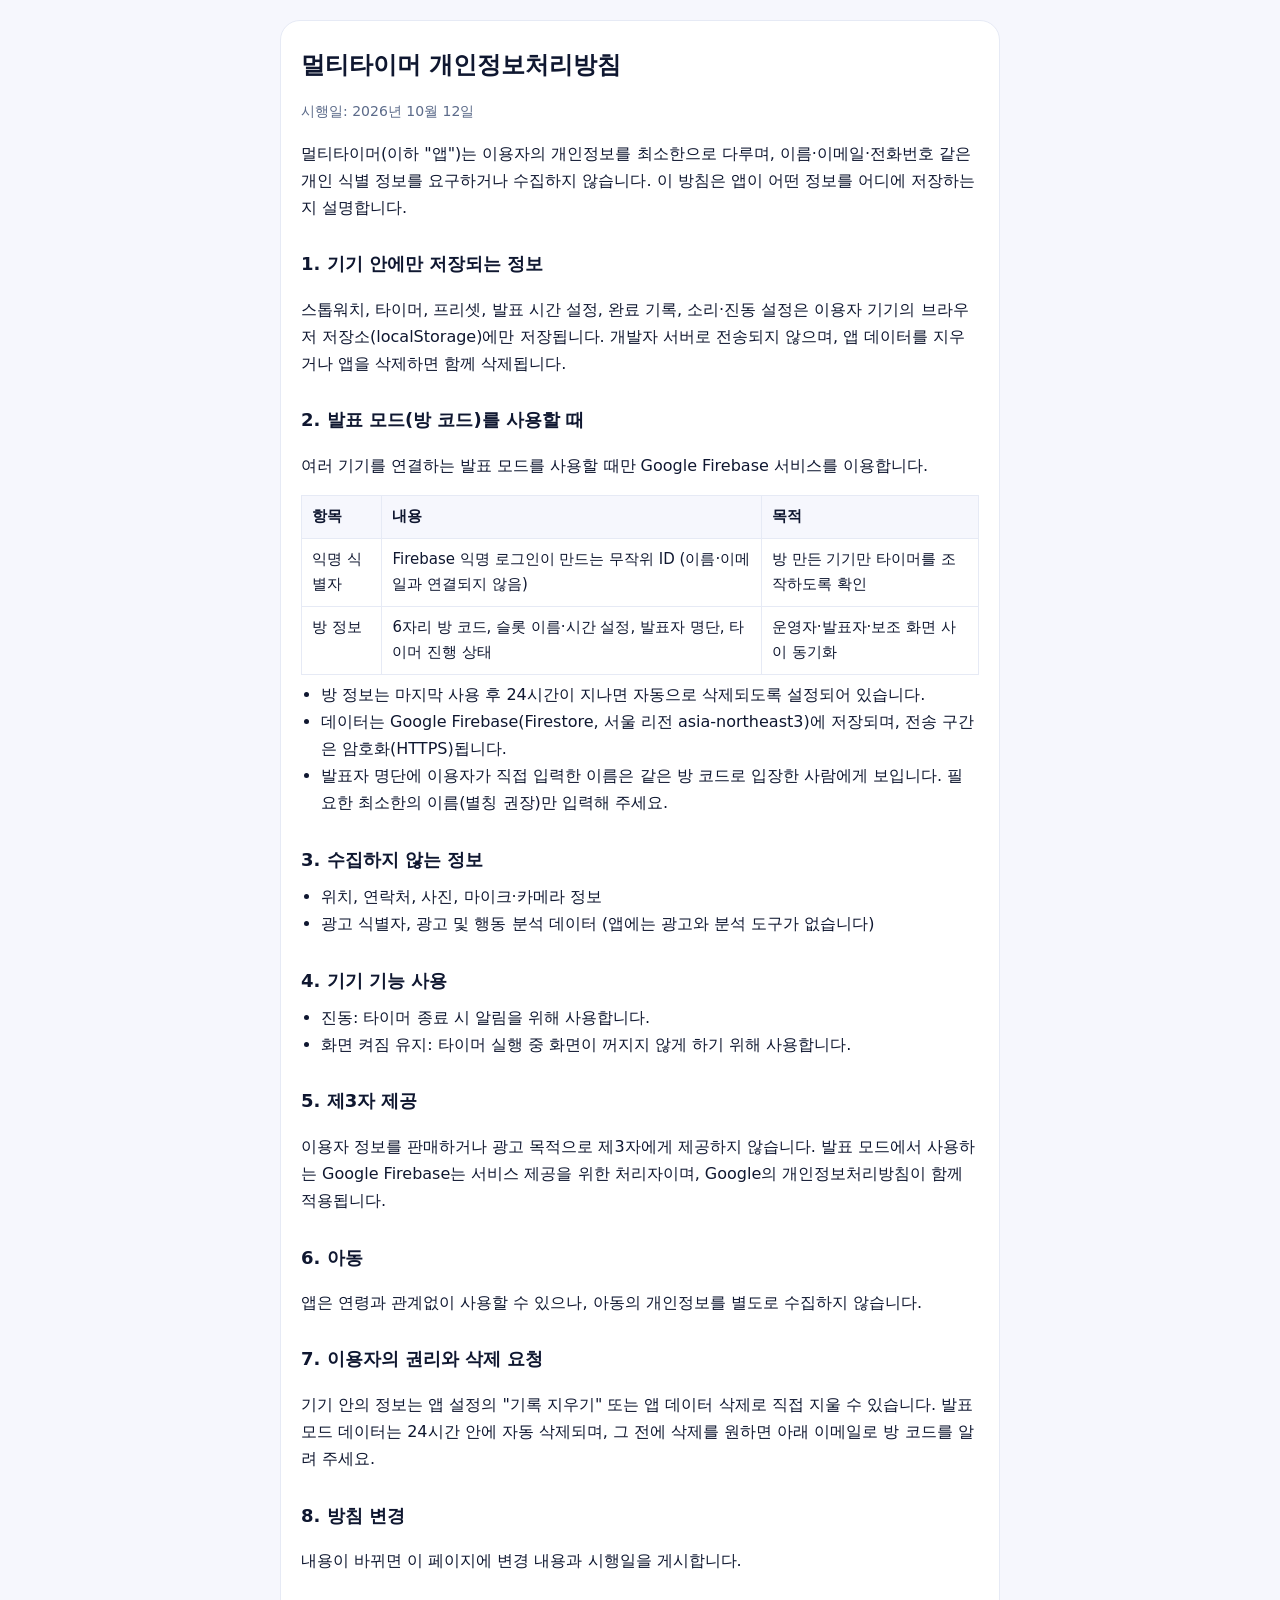
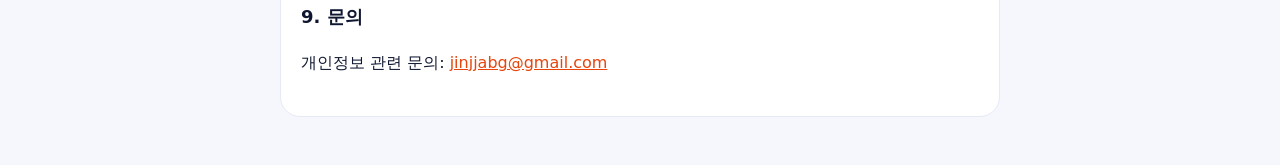
<file: privacy.html>
<!DOCTYPE html>
<html lang="ko">
<head>
<meta charset="UTF-8">
<meta name="viewport" content="width=device-width, initial-scale=1">
<title>멀티타이머 개인정보처리방침</title>
<style>
:root{--bg:#f6f7fd;--card:#fff;--ink:#0f1730;--sub:#5c6b8a;--line:#e6eaf5;--pri:#e8450c}
@media (prefers-color-scheme:dark){:root{--bg:#0a0f1f;--card:#131b33;--ink:#eef2ff;--sub:#93a3c4;--line:#243052;--pri:#ff7a45}}
*{box-sizing:border-box}
body{margin:0;background:var(--bg);color:var(--ink);font:16px/1.7 system-ui,-apple-system,"Noto Sans KR","Malgun Gothic",sans-serif;padding:20px 16px 48px}
main{max-width:720px;margin:0 auto;background:var(--card);border-radius:20px;padding:24px 20px;border:1px solid var(--line)}
h1{font-size:24px;margin:0 0 4px}h2{font-size:18px;margin:28px 0 8px}
p,li{color:var(--ink)}.sub{color:var(--sub);font-size:14px}
ul{padding-left:20px;margin:6px 0}
table{border-collapse:collapse;width:100%;font-size:15px;display:block;overflow-x:auto}
th,td{border:1px solid var(--line);padding:8px 10px;text-align:left;vertical-align:top}
th{background:var(--bg)}
.todo{background:#fff3cd;color:#664d03;padding:1px 6px;border-radius:6px}
a{color:var(--pri)}
</style>
</head>
<body>
<main>
<h1>멀티타이머 개인정보처리방침</h1>
<p class="sub">시행일: 2026년 10월 12일</p>

<p>멀티타이머(이하 "앱")는 이용자의 개인정보를 최소한으로 다루며, 이름·이메일·전화번호 같은 개인 식별 정보를 요구하거나 수집하지 않습니다. 이 방침은 앱이 어떤 정보를 어디에 저장하는지 설명합니다.</p>

<h2>1. 기기 안에만 저장되는 정보</h2>
<p>스톱워치, 타이머, 프리셋, 발표 시간 설정, 완료 기록, 소리·진동 설정은 이용자 기기의 브라우저 저장소(localStorage)에만 저장됩니다. 개발자 서버로 전송되지 않으며, 앱 데이터를 지우거나 앱을 삭제하면 함께 삭제됩니다.</p>

<h2>2. 발표 모드(방 코드)를 사용할 때</h2>
<p>여러 기기를 연결하는 발표 모드를 사용할 때만 Google Firebase 서비스를 이용합니다.</p>
<table>
<tr><th>항목</th><th>내용</th><th>목적</th></tr>
<tr><td>익명 식별자</td><td>Firebase 익명 로그인이 만드는 무작위 ID (이름·이메일과 연결되지 않음)</td><td>방 만든 기기만 타이머를 조작하도록 확인</td></tr>
<tr><td>방 정보</td><td>6자리 방 코드, 슬롯 이름·시간 설정, 발표자 명단, 타이머 진행 상태</td><td>운영자·발표자·보조 화면 사이 동기화</td></tr>
</table>
<ul>
<li>방 정보는 마지막 사용 후 24시간이 지나면 자동으로 삭제되도록 설정되어 있습니다.</li>
<li>데이터는 Google Firebase(Firestore, 서울 리전 asia-northeast3)에 저장되며, 전송 구간은 암호화(HTTPS)됩니다.</li>
<li>발표자 명단에 이용자가 직접 입력한 이름은 같은 방 코드로 입장한 사람에게 보입니다. 필요한 최소한의 이름(별칭 권장)만 입력해 주세요.</li>
</ul>

<h2>3. 수집하지 않는 정보</h2>
<ul>
<li>위치, 연락처, 사진, 마이크·카메라 정보</li>
<li>광고 식별자, 광고 및 행동 분석 데이터 (앱에는 광고와 분석 도구가 없습니다)</li>
</ul>

<h2>4. 기기 기능 사용</h2>
<ul>
<li>진동: 타이머 종료 시 알림을 위해 사용합니다.</li>
<li>화면 켜짐 유지: 타이머 실행 중 화면이 꺼지지 않게 하기 위해 사용합니다.</li>
</ul>

<h2>5. 제3자 제공</h2>
<p>이용자 정보를 판매하거나 광고 목적으로 제3자에게 제공하지 않습니다. 발표 모드에서 사용하는 Google Firebase는 서비스 제공을 위한 처리자이며, Google의 개인정보처리방침이 함께 적용됩니다.</p>

<h2>6. 아동</h2>
<p>앱은 연령과 관계없이 사용할 수 있으나, 아동의 개인정보를 별도로 수집하지 않습니다.</p>

<h2>7. 이용자의 권리와 삭제 요청</h2>
<p>기기 안의 정보는 앱 설정의 "기록 지우기" 또는 앱 데이터 삭제로 직접 지울 수 있습니다. 발표 모드 데이터는 24시간 안에 자동 삭제되며, 그 전에 삭제를 원하면 아래 이메일로 방 코드를 알려 주세요.</p>

<h2>8. 방침 변경</h2>
<p>내용이 바뀌면 이 페이지에 변경 내용과 시행일을 게시합니다.</p>

<h2>9. 문의</h2>
<p>개인정보 관련 문의: <a href="mailto:jinjjabg@gmail.com">jinjjabg@gmail.com</a></p>
</main>
</body>
</html>
</file>
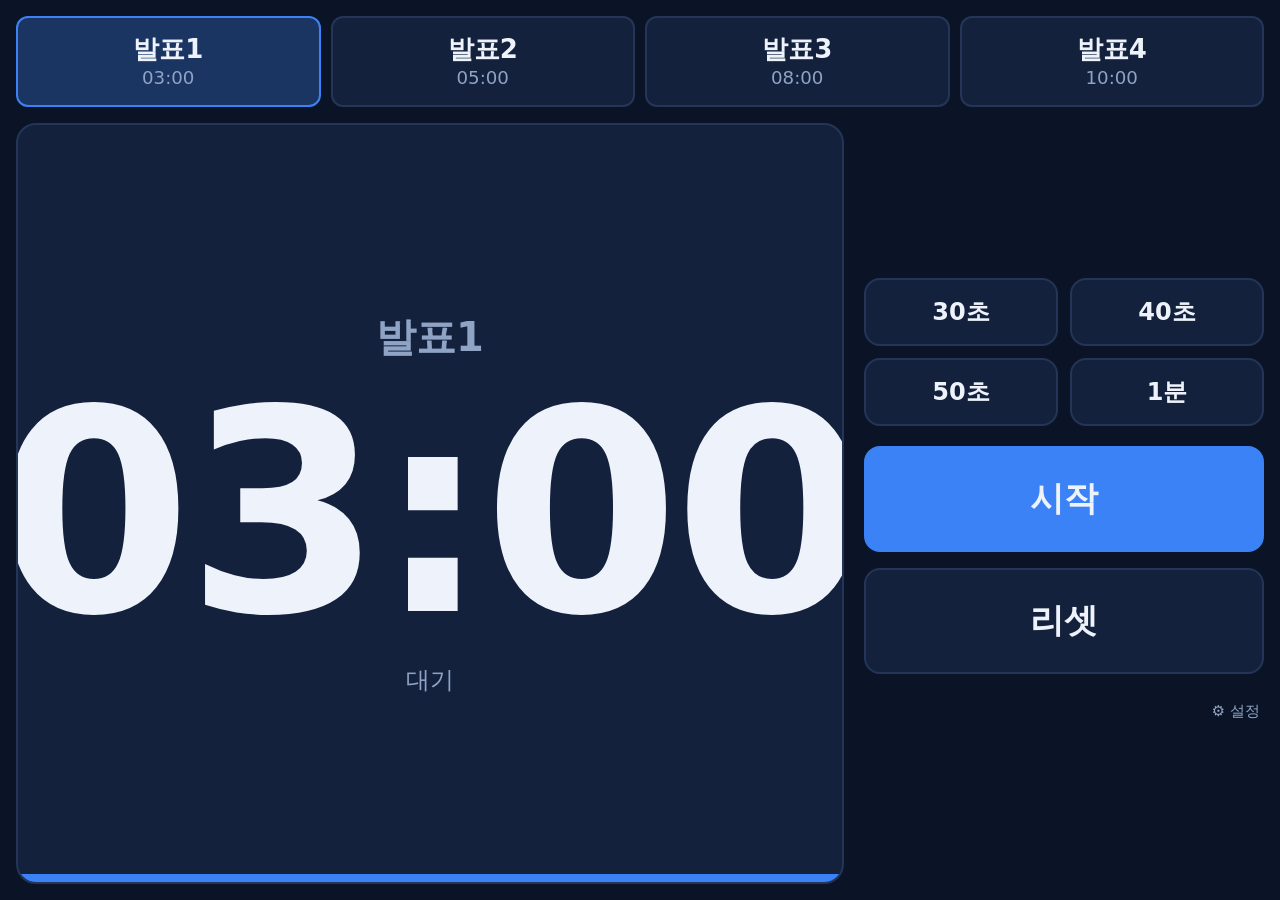
<file: solo.html>
<!DOCTYPE html>
<html lang="ko">
<head>
<meta charset="UTF-8">
<meta name="viewport" content="width=device-width, initial-scale=1, viewport-fit=cover">
<title>멀티타이머</title>
<link rel="manifest" href="manifest.json">
<link rel="icon" href="icon-192.png">
<link rel="apple-touch-icon" href="icon-192.png">
<meta name="theme-color" content="#0f1b33">
<meta name="apple-mobile-web-app-capable" content="yes">
<meta name="mobile-web-app-capable" content="yes">
<meta name="apple-mobile-web-app-title" content="멀티타이머">
<style>
:root{
  --bg:#0b1426; --panel:#13213d; --line:#243557; --text:#eef3fb; --sub:#8fa3c4;
  --blue:#3b82f6; --amber:#f5a524; --red:#dc2626;
}
*{box-sizing:border-box;margin:0;padding:0;-webkit-tap-highlight-color:transparent}
html,body{height:100%}
body{background:var(--bg);color:var(--text);font-family:system-ui,-apple-system,"Noto Sans KR","Malgun Gothic",sans-serif;
  display:flex;flex-direction:column;min-height:100dvh;overflow-x:hidden;user-select:none}
button{font:inherit;color:inherit;cursor:pointer;border:0;background:none}

/* 상단: 슬롯 탭 */
.tabs{display:grid;grid-template-columns:repeat(4,1fr);gap:clamp(4px,1vw,10px);padding:clamp(8px,2vw,16px)}
.tab{background:var(--panel);border:2px solid var(--line);border-radius:12px;padding:clamp(8px,1.6vw,16px) 4px;
  font-size:clamp(14px,2.6vw,24px);font-weight:700;line-height:1.2;text-align:center;overflow:hidden;text-overflow:ellipsis;white-space:nowrap}
.tab small{display:block;font-size:.7em;font-weight:500;color:var(--sub);margin-top:2px}
.tab.on{border-color:var(--blue);background:#1b3563}

/* 본문 */
.main{flex:1;display:flex;flex-direction:column;gap:clamp(8px,2vw,20px);padding:0 clamp(8px,2vw,16px) clamp(8px,2vw,16px)}
.stage{position:relative;flex:1;min-height:38vh;display:flex;flex-direction:column;align-items:center;justify-content:center;
  background:var(--panel);border:2px solid var(--line);border-radius:20px;overflow:hidden;padding:12px}
.name{font-size:clamp(18px,4vw,40px);font-weight:700;color:var(--sub);margin-bottom:.2em;max-width:100%;overflow:hidden;text-overflow:ellipsis;white-space:nowrap}
.time{font-size:clamp(72px,30vw,420px);font-weight:800;line-height:1;font-variant-numeric:tabular-nums;letter-spacing:-.02em}
.state{margin-top:.4em;font-size:clamp(14px,2.6vw,24px);color:var(--sub);height:1.4em}
.bar{position:absolute;left:0;bottom:0;height:8px;background:var(--blue);width:100%;transform-origin:left;transition:transform .25s linear}

/* 깃발 경고 */
.flag{position:absolute;top:10px;right:16px;font-size:clamp(40px,9vw,110px);line-height:1;display:none;transform-origin:50% 100%}
.stage.warn{animation:blink 1.2s ease-in-out infinite}
.stage.warn .flag{display:block;animation:swing .8s ease-in-out infinite}
.stage.warn .time{color:var(--amber)}
.stage.warn .bar{background:var(--amber)}
@keyframes swing{0%,100%{transform:rotate(-25deg)}50%{transform:rotate(25deg)}}
@keyframes blink{0%,100%{background:var(--panel)}50%{background:#4a3410}}

/* 벨 알림 */
.stage.bell{background:var(--red);border-color:#ff6b6b}
.stage.bell .time,.stage.bell .name,.stage.bell .state{color:#fff}
.stage.bell .bar{background:#fff}

/* 버튼 */
.ctrl{display:grid;grid-template-columns:2fr 1fr;gap:clamp(8px,2vw,16px)}
.btn{background:var(--panel);border:2px solid var(--line);border-radius:16px;padding:clamp(14px,3vw,28px);
  font-size:clamp(18px,3.4vw,34px);font-weight:700}
.btn.go{background:var(--blue);border-color:var(--blue)}
.btn.go.pause{background:var(--amber);border-color:var(--amber);color:#1a1300}
.presets{display:none;grid-template-columns:repeat(4,1fr);gap:clamp(6px,1.6vw,12px)}
.presets.show{display:grid}
.presets .btn{padding:clamp(8px,1.6vw,16px);font-size:clamp(14px,2.6vw,24px)}
.presets .btn{white-space:nowrap}
.presets .btn.on{border-color:var(--amber);color:var(--amber)}
.foot{display:flex;justify-content:space-between;align-items:center;color:var(--sub);font-size:13px}
.foot button{color:var(--sub);padding:8px 4px;font-size:15px}

/* 설정 */
.modal{position:fixed;inset:0;background:rgba(0,0,0,.7);display:none;align-items:center;justify-content:center;padding:12px;z-index:10}
.modal.show{display:flex}
.sheet{background:var(--panel);border:2px solid var(--line);border-radius:18px;width:100%;max-width:560px;max-height:92dvh;overflow:auto;padding:18px;user-select:text}
.sheet h2{font-size:20px;margin-bottom:12px}
.row{display:grid;grid-template-columns:1.4fr 1fr 1fr;gap:8px;margin-bottom:10px;align-items:end}
.row label,.bellrow label{font-size:12px;color:var(--sub);display:block;margin-bottom:3px}
input,select{width:100%;background:var(--bg);color:var(--text);border:1px solid var(--line);border-radius:8px;padding:10px;font-size:16px}
.bellrow{display:grid;grid-template-columns:1fr auto;gap:8px;align-items:end;margin:14px 0}
.bellrow .btn{padding:10px 14px;font-size:16px}
.acts{display:flex;gap:8px;justify-content:flex-end;margin-top:8px}
.acts .btn{padding:12px 20px;font-size:17px}

/* 태블릿 가로 2컬럼 */
@media (min-width:720px) and (orientation:landscape){
  .main{flex-direction:row;align-items:stretch}
  .stage{flex:2}
  .side{flex:1;display:flex;flex-direction:column;gap:clamp(8px,2vw,20px);justify-content:center}
  .ctrl{grid-template-columns:1fr}
  .presets{grid-template-columns:repeat(2,1fr)}
  .time{font-size:clamp(72px,19vw,420px)}
}
.side{display:flex;flex-direction:column;gap:clamp(8px,2vw,20px)}
@media (min-width:1024px){ .tab{font-size:26px} .time{font-size:clamp(120px,22vw,520px)} }
</style>
</head>
<body>
<div class="tabs" id="tabs"></div>

<div class="main">
  <div class="stage" id="stage">
    <div class="flag">🚩</div>
    <div class="name" id="name"></div>
    <div class="time" id="time">00:00</div>
    <div class="state" id="state"></div>
    <div class="bar" id="bar"></div>
  </div>
  <div class="side">
    <div class="presets" id="presets"></div>
    <div class="ctrl">
      <button class="btn go" id="go">시작</button>
      <button class="btn" id="reset">리셋</button>
    </div>
    <div class="foot"><span id="wl"></span><button id="open">⚙ 설정</button></div>
  </div>
</div>

<div class="modal" id="modal">
  <div class="sheet">
    <h2>설정</h2>
    <div id="rows"></div>
    <div class="bellrow">
      <div><label>벨소리</label>
        <select id="bellSel"><option value="0">1. 차임</option><option value="1">2. 징</option><option value="2">3. 디지털</option><option value="3">4. 부저</option></select></div>
      <button class="btn" id="preview">▶ 미리듣기</button>
    </div>
    <div class="acts"><button class="btn" id="cancel">취소</button><button class="btn go" id="save">저장</button></div>
  </div>
</div>

<script>
(function(){
const KEY='multitimer.settings.v1';
const DEF={bell:0,slots:[
  {name:'발표1',total:180,flag:30},{name:'발표2',total:300,flag:30},
  {name:'발표3',total:480,flag:30},{name:'발표4',total:600,flag:30}]};
const PRESETS=[[30,'30초'],[40,'40초'],[50,'50초'],[60,'1분']];
const $=id=>document.getElementById(id);

let S=load(), cur=0;
let status='idle', endAt=0, pausedLeft=0, warned=false, belled=false, raf=0;

function load(){
  try{const o=JSON.parse(localStorage.getItem(KEY));
    if(o&&Array.isArray(o.slots)&&o.slots.length===4)return o;}catch(e){}
  return JSON.parse(JSON.stringify(DEF));
}
function save(){try{localStorage.setItem(KEY,JSON.stringify(S))}catch(e){}}
const fmt=s=>{s=Math.max(0,Math.ceil(s));return String(Math.floor(s/60)).padStart(2,'0')+':'+String(s%60).padStart(2,'0')};
const tot=()=>S.slots[cur].total;
const left=()=>status==='running'?Math.max(0,(endAt-Date.now())/1000):(status==='paused'?pausedLeft:tot());

/* ---------- 화면 ---------- */
function renderTabs(){
  $('tabs').innerHTML=S.slots.map((s,i)=>`<button class="tab ${i===cur?'on':''}" data-i="${i}">${esc(s.name)}<small>${fmt(s.total)}</small></button>`).join('');
}
function renderPresets(){
  $('presets').classList.toggle('show',cur===0);
  $('presets').innerHTML=PRESETS.map(([s,l])=>`<button class="btn ${tot()===s?'on':''}" data-s="${s}">${l}</button>`).join('');
}
function esc(t){return String(t).replace(/[&<>"]/g,c=>({'&':'&amp;','<':'&lt;','>':'&gt;','"':'&quot;'}[c]))}

function paint(){
  const l=left(), st=$('stage');
  $('name').textContent=S.slots[cur].name;
  $('time').textContent=fmt(l);
  $('bar').style.transform='scaleX('+(tot()?l/tot():0)+')';
  const isBell=status==='running'||status==='paused'?false:false;
  $('go').textContent=status==='running'?'일시정지':(status==='paused'?'계속':'시작');
  $('go').classList.toggle('pause',status==='running');
  $('state').textContent=belled?'시간 종료':(status==='paused'?'일시정지':(status==='running'?'':'대기'));
  st.classList.toggle('bell',belled);
  st.classList.toggle('warn',warned&&!belled);
}
function tick(){
  if(status!=='running')return;
  const l=left();
  if(!warned&&!belled&&l<=S.slots[cur].flag&&l>0&&S.slots[cur].flag>0){warned=true;beep(.15,880)}
  if(l<=0&&!belled){belled=true;warned=false;status='idle';pausedLeft=0;ring();vib();wl(false);}
  paint();
  if(status==='running')raf=requestAnimationFrame(tick);
}

/* ---------- 동작 ---------- */
function start(){
  unlock();
  if(belled){reset(true)}
  const l=status==='paused'?pausedLeft:tot();
  endAt=Date.now()+l*1000;status='running';warned=l<=S.slots[cur].flag&&S.slots[cur].flag>0&&l<tot()?true:false;
  wl(true);cancelAnimationFrame(raf);tick();
}
function pause(){pausedLeft=left();status='paused';cancelAnimationFrame(raf);wl(false);paint()}
function reset(silent){
  cancelAnimationFrame(raf);status='idle';warned=false;belled=false;pausedLeft=0;stopRing();wl(false);if(!silent)paint();
}
function pick(i){cur=i;reset();renderTabs();renderPresets();paint()}

$('tabs').onclick=e=>{const b=e.target.closest('.tab');if(b)pick(+b.dataset.i)};
$('presets').onclick=e=>{const b=e.target.closest('[data-s]');if(!b)return;
  const s=+b.dataset.s,sl=S.slots[0];sl.total=s;sl.flag=Math.min(sl.flag,Math.round(s/3));save();reset();renderTabs();renderPresets();paint()};
$('go').onclick=()=>{status==='running'?pause():start()};
$('reset').onclick=()=>reset();

/* ---------- 소리 / 진동 ---------- */
let ac=null,ringTimer=0;
function unlock(){try{ac=ac||new (window.AudioContext||window.webkitAudioContext)();if(ac.state==='suspended')ac.resume()}catch(e){}}
function tone(t0,f,d,type,vol){
  if(!ac)return;const o=ac.createOscillator(),g=ac.createGain();
  o.type=type;o.frequency.value=f;o.connect(g);g.connect(ac.destination);
  g.gain.setValueAtTime(0,t0);g.gain.linearRampToValueAtTime(vol,t0+.01);g.gain.exponentialRampToValueAtTime(.001,t0+d);
  o.start(t0);o.stop(t0+d+.05);
}
function beep(d,f){unlock();if(ac)tone(ac.currentTime,f,d,'sine',.25)}
const BELLS=[
  t=>{[880,1109,1319].forEach((f,i)=>tone(t+i*.18,f,.9,'sine',.35))},                 // 차임
  t=>{tone(t,196,2,'sine',.5);tone(t,392,1.6,'triangle',.2);tone(t,588,1.2,'sine',.1)}, // 징
  t=>{for(let i=0;i<4;i++)tone(t+i*.15,1200,.1,'square',.18)},                          // 디지털
  t=>{tone(t,440,.9,'sawtooth',.25);tone(t+.05,445,.85,'sawtooth',.2)}                  // 부저
];
function playBell(n){unlock();if(ac)BELLS[n](ac.currentTime+.02)}
function ring(){playBell(S.bell);let n=1;clearInterval(ringTimer);ringTimer=setInterval(()=>{if(++n>3){clearInterval(ringTimer);return}playBell(S.bell)},2200)}
function stopRing(){clearInterval(ringTimer)}
function vib(){try{navigator.vibrate&&navigator.vibrate([400,150,400,150,400])}catch(e){}}

/* ---------- 화면 꺼짐 방지 ---------- */
let lock=null;
async function wl(on){
  try{
    if(on&&'wakeLock' in navigator){lock=await navigator.wakeLock.request('screen');$('wl').textContent='🔆 화면 켜짐 유지'}
    else if(lock){await lock.release();lock=null;$('wl').textContent=''}
  }catch(e){}
}
document.addEventListener('visibilitychange',()=>{if(document.visibilityState==='visible'&&status==='running')wl(true)});

/* ---------- 설정 ---------- */
function openSet(){
  $('rows').innerHTML=S.slots.map((s,i)=>`<div class="row">
    <div><label>슬롯 ${i+1} 이름</label><input data-k="name" data-i="${i}" maxlength="12" value="${esc(s.name)}"></div>
    <div><label>총 시간(초)</label><input data-k="total" data-i="${i}" type="number" inputmode="numeric" min="5" max="7200" value="${s.total}"></div>
    <div><label>경고(남은 초)</label><input data-k="flag" data-i="${i}" type="number" inputmode="numeric" min="0" max="3600" value="${s.flag}"></div></div>`).join('');
  $('bellSel').value=S.bell;$('modal').classList.add('show');
}
$('open').onclick=openSet;
$('cancel').onclick=()=>$('modal').classList.remove('show');
$('preview').onclick=()=>playBell(+$('bellSel').value);
$('save').onclick=()=>{
  const n=JSON.parse(JSON.stringify(S));
  document.querySelectorAll('#rows input').forEach(el=>{
    const sl=n.slots[+el.dataset.i],k=el.dataset.k;
    if(k==='name')sl.name=el.value.trim()||DEF.slots[+el.dataset.i].name;
    else{let v=Math.round(+el.value);if(!isFinite(v)||v<0)v=DEF.slots[+el.dataset.i][k];sl[k]=v}
  });
  n.slots.forEach(s=>{s.total=Math.min(7200,Math.max(5,s.total));s.flag=Math.min(s.flag,s.total-1)});
  n.bell=+$('bellSel').value;S=n;save();
  $('modal').classList.remove('show');reset();renderTabs();renderPresets();paint();
};

renderTabs();renderPresets();paint();
if('serviceWorker' in navigator&&location.protocol.startsWith('http'))navigator.serviceWorker.register('sw.js').catch(()=>{});
})();
</script>
</body>
</html>
</file>
